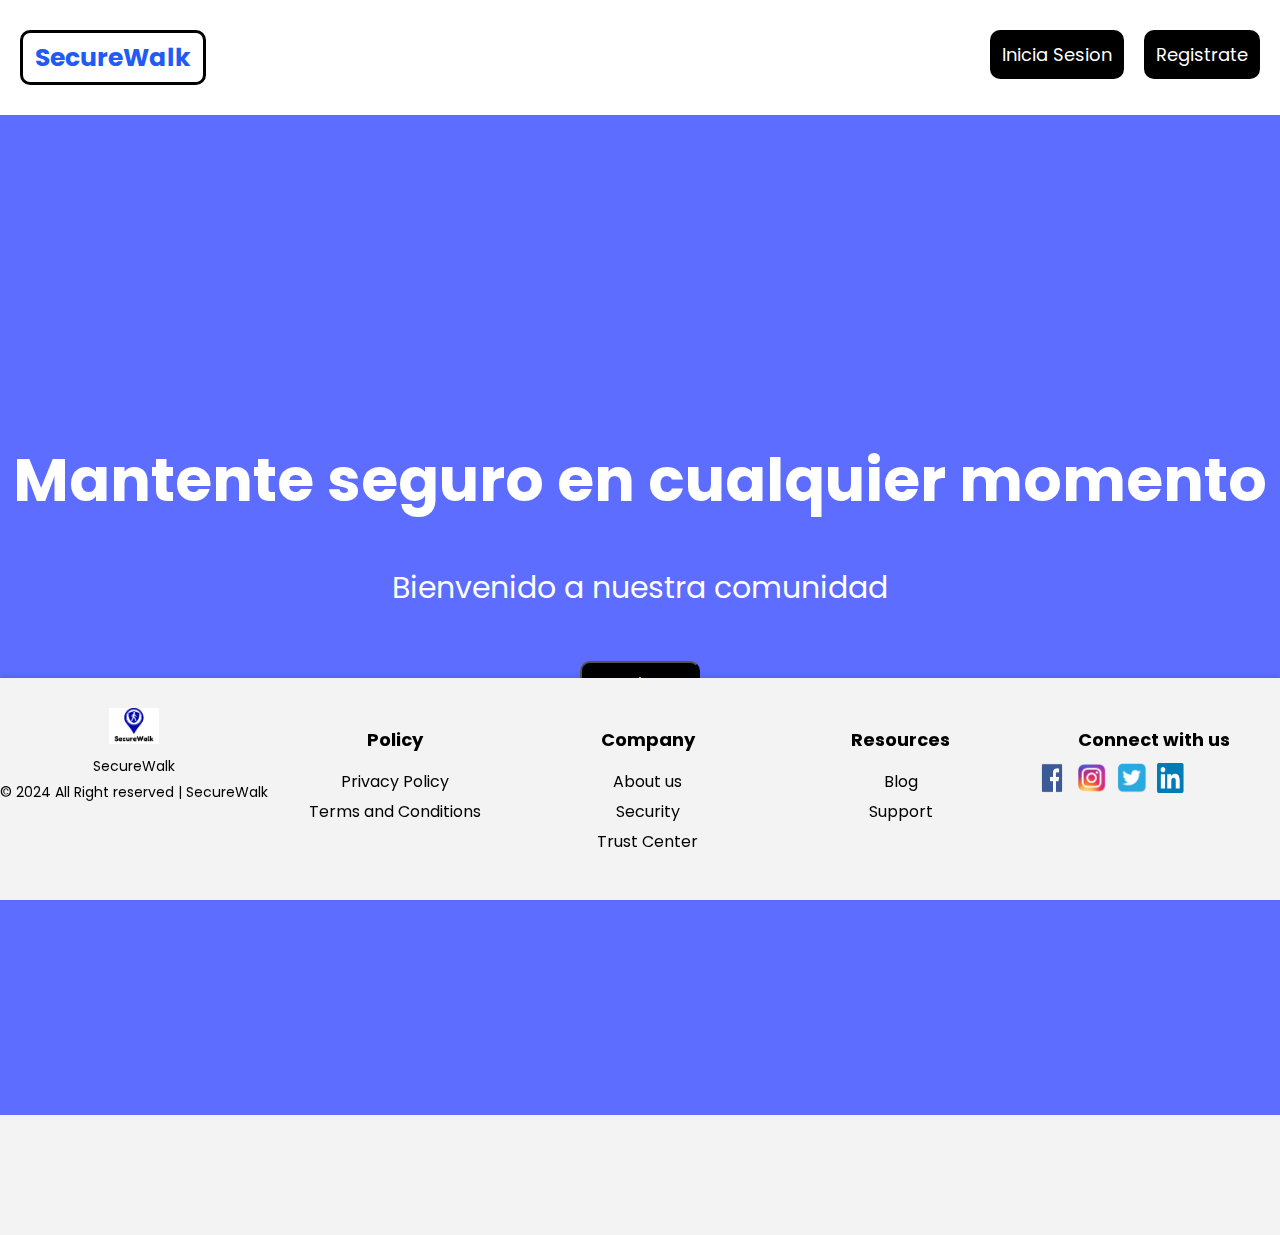
<file: index.html>
<!DOCTYPE html>
<html lang="es">
<head>
    <meta charset="UTF-8">
    <meta name="viewport" content="width=device-width, initial-scale=1.0">
    <title>SecureWalk</title>
    <link rel="icon" href="images/logo-secureWalk.png" type="images/png"> <!-- Favicon -->
    <link rel="stylesheet" href="styles/styles2.css">
    <link href='https://fonts.googleapis.com/css?family=Poppins' rel='stylesheet'>
</head>
<body>
    <header>
        <a href="#default" class="logo">SecureWalk</a>
        <div class="header-right">
            <a class="active" href="LogIn.html">Inicia Sesion</a>
            <a href="SignUp.html">Registrate</a>
        </div>
    </header>
    
    <main>
        <div class="row1">
            <h1>Mantente seguro en cualquier momento</h1>
            <p>Bienvenido a nuestra comunidad</p>
            <a id="myBtn"><button>Sobre Nosotros</button></a>
        </div>
    </main>
    <div id="myModal" class="modal">
        <div class="modal-content">
            <span class="close">&times;</span>
            <h1>Nosotros:</h1>
            <p>El objetivo de nuestra aplicación SecureWalk es resolver la problemática 
                de la inseguridad ciudadana en las calles de Lima, Perú, proporcionando a los 
                usuarios información en tiempo real sobre los lugares con mayor riesgo de incidentes delictivos. 
                Nuestro objetivo principal es mantener a nuestros usuarios seguros en todo momento y lugar, ofreciendo 
                una herramienta intuitiva y fácil de usar para acceder a datos de seguridad. </p>
            <h2>Dirigido para cualquier persona:</h2>
            <p>Este segmento incluye a personas de todas las edades y géneros que se desplazan por Lima. Estos usuarios buscan una solución que les proporcione información en tiempo real sobre la seguridad en las rutas de transporte, les permita reportar incidentes de 
                manera rápida y discreta, y les brinde consejos de seguridad para protegerse durante sus viajes. </p>
            <h2>Tenemos el apoyo de la seguridad</h2>
            <p>Este segmento está compuesto por funcionarios gubernamentales de seguridad involucrados en la gestión de la seguridad ciudadana en Lima. Estos usuarios están interesados en herramientas que les ayuden a monitorear y mejorar la seguridad en las calles, recopilar datos sobre 
                incidentes de seguridad y tomar medidas preventivas para proteger a los ciudadanos.</p>
        </div>
    </div>
  
    <footer>
        <div class="footer-logo">
            <a href="index.html"><img src="images/logo.jpeg" alt="SecureWalk Logo"></a>
            <p>SecureWalk</p>
            <p>&copy; 2024 All Right reserved | SecureWalk</p>
        </div>
        <div class="footer-column">
            <h3>Policy</h3>
            <ul>
                <li><a href="#">Privacy Policy</a></li>
                <li><a href="#">Terms and Conditions</a></li>
            </ul>
        </div>
        <div class="footer-column">
            <h3>Company</h3>
            <ul>
                <li><a href="#">About us</a></li>
                <li><a href="#">Security</a></li>
                <li><a href="#">Trust Center</a></li>
            </ul>
        </div>
        <div class="footer-column">
            <h3>Resources</h3>
            <ul>
                <li><a href="https://www.blogger.com/about/?hl=es">Blog</a></li>
                <li><a href="https://www.google.com/intl/es-419/gmail/about/">Support</a></li>
            </ul>
        </div>
        <div class="footer-column">
            <h3>Connect with us</h3>
            <div class="social-icons">
                <a href="https://www.facebook.com"><img src="images/facebook.png" alt="Facebook"></a>
                <a href="https://www.instagram.com"><img src="images/instagram.png" alt="Instagram"></a>
                <a href="https://www.twitter.com"><img src="images/twitter.png" alt="Twitter"></a>
                <a href="https://www.linkedin.com"><img src="images/linkedin.png" alt="LinkedIn"></a>
            </div>
        </div>
    </footer>
    <script src="scripts/inicio.js"></script>
</body>
</html>
</file>
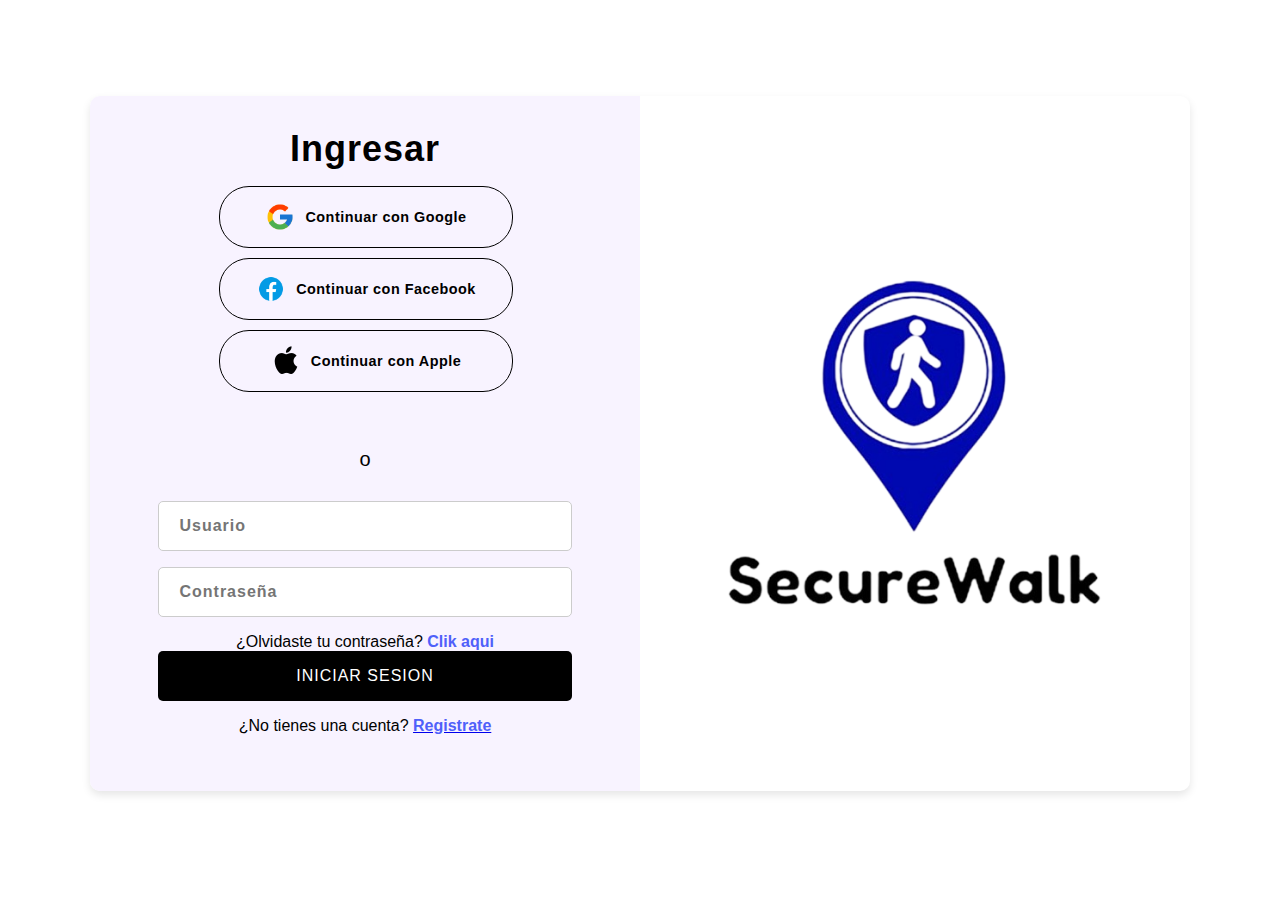
<file: LogIn.html>
<!DOCTYPE html>
<html lang="es">
<head>
    <meta charset="UTF-8">
    <meta http-equiv="X-UA-Compatible" content="IE-edge">
    <title>Inicia Sesion</title>
    <link rel="icon" href="images/logo-secureWalk.png" type="images/png"> <!-- Favicon -->
    <link rel="stylesheet" href="styles/style3.css">
    <meta name="viewport" content="width=device-width, initial-scale=1.0">
    
</head>
<body>
    
    <div class="login-container">
        <div class="login-info-container">
            <hi class = "title">Ingresar</hi>
            <link rel="icon" href="images/logo-secureWalk.png" type="images/png"> <!-- Favicon -->
            <div class="social-login">
                <div class="social-login-element">
                    <img src="images/icons8-logo-de-google-48.png" alt="google-image">
                    <span>Continuar con Google</span>
                </div>
                <div class="social-login-element">
                    <img src="images/icons8-facebook-48.png" alt="facebook-image">
                    <span>Continuar con Facebook</span>
                </div>
                <div class="social-login-element">
                    <img src="images/icons8-mac-os-30.png" alt="apple-image">
                    <span>Continuar con Apple</span>
                </div>
            </div>
            <p>o</p>
            <form class= "inputs-container">
                <input class= "input" type="text" placeholder= "Usuario">
                <input class= "input" type="password" placeholder= "Contraseña">
                <p>¿Olvidaste tu contraseña? <span class="span">Clik aqui</span></p>
                <a href="Main.html" class="btn">Iniciar Sesion</a>
                <p>¿No tienes una cuenta? <a href="SignUp.html"><span class="span">Registrate</span></a></p>
            </form>
        </div>
        <img class= "image-container" src="images/logo-secureWalk.png" alt="">
    </div>
</body>
</html>
</file>
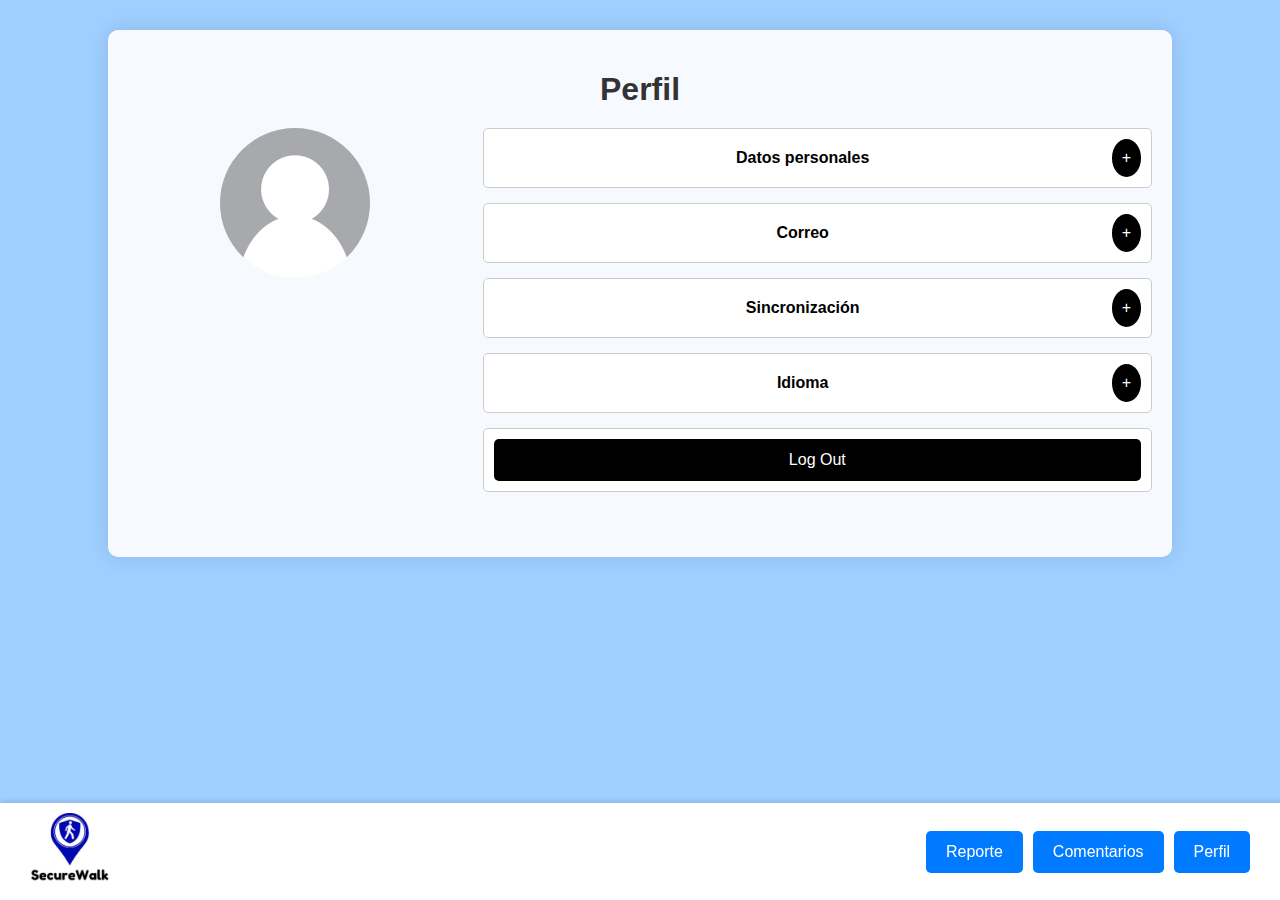
<file: Profile.html>
<!DOCTYPE html>
<html lang="es">
<head>
    <meta charset="UTF-8">
    <meta name="viewport" content="width=device-width, initial-scale=1.0">
    <title>Perfil de Usuario</title>
    <link rel="icon" href="images/logo-secureWalk.png" type="images/png"> <!-- Favicon -->
    <link rel="stylesheet" href="styles/estilo.css">
</head>
<body>
    <div class="container">
        <h1 class="title">Perfil</h1>
        <div class="profile-details">
            <div class="profile">
                <ul class="usuario">
                    <li>
                        <a href="#" class="logo">
                            <img src="images/usuario.png" alt="Foto de Perfil" class="profile-img">
                        </a>
                    </li>
                </ul>
            </div>
            <div class="details">
                <ul class="llenado_datos">
                    <li>
                        <label for="fname">Datos personales</label>
                        <span class="toggle">+</span>
                        <input type="text" id="fname" name="fname">
                    </li>
                    <li>
                        <label for="fono">Correo</label>
                        <span class="toggle">+</span>
                        <input type="text" id="fono" name="fono">
                    </li>
                    <li>
                        <label for="correo">Sincronización</label>
                        <span class="toggle">+</span>
                        <input type="text" id="correo" name="correo">
                    </li>
                    <li>
                        <label for="asunto">Idioma</label>
                        <span class="toggle">+</span>
                        <input type="text" id="asunto" name="asunto">
                    </li>
                    <li>
                        <button id="logout" class="black-button">Log Out</button>
                    </li>
                </ul>
            </div>
        </div>
    </div>

    <div class="footer">
        <a href="index.html"><img src="images/logo.jpeg" alt="Logo" class="logo"></a>
        <div class="button-group">
            <a href="Main.html"><button class="blue-button">Reporte</button></a>
            <a href="Comentarios.html"><button class="blue-button">Comentarios</button></a>
            <a href="Profile.html"><button class="blue-button">Perfil</button></a>
        </div>
    </div>

    <script src="scripts/main.js"></script>
</body>
</html>
</file>
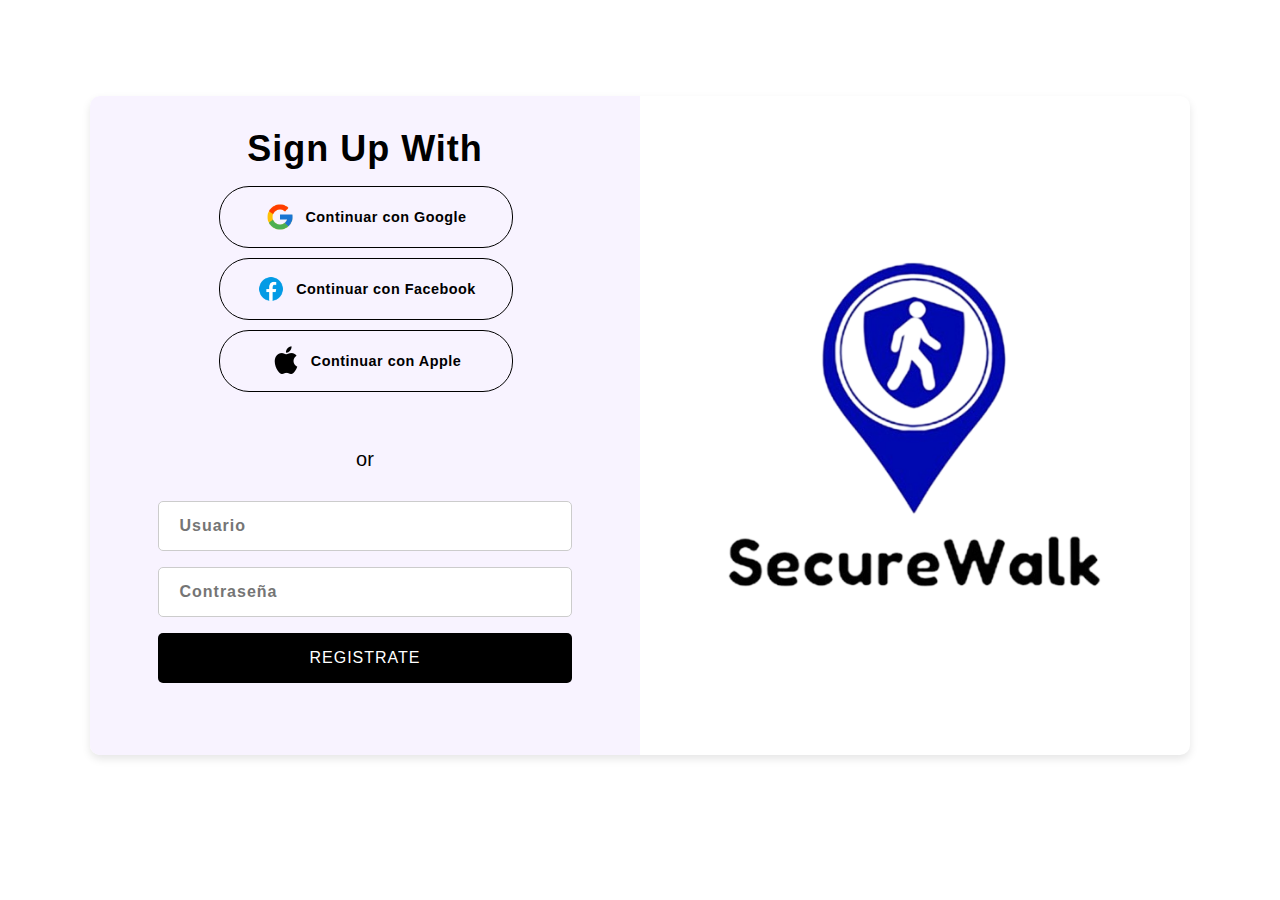
<file: SignUp.html>
<!DOCTYPE html>
<html lang="en">
<head>
    <meta charset="UTF-8">
    <meta http-equiv="X-UA-Compatible" content="IE-edge">

    <link rel="stylesheet" href="styles/style3.css">
    <meta name="viewport" content="width=device-width, initial-scale=1.0">
    <title>Login</title>
</head>
<body>
    
    <div class="login-container">
        <div class="login-info-container">
            <hi class = "title">Sign Up with</hi>
            <div class="social-login">
                <div class="social-login-element">
                    <img src="images/icons8-logo-de-google-48.png" alt="google-image">
                    <span>Continuar con Google</span>
                </div>
                <div class="social-login-element">
                    <img src="images/icons8-facebook-48.png" alt="facebook-image">
                    <span>Continuar con Facebook</span>
                </div>
                <div class="social-login-element">
                    <img src="images/icons8-mac-os-30.png" alt="apple-image">
                    <span>Continuar con Apple</span>
                </div>
            </div>
            <p>or</p>
            <form class= "inputs-container">
                <input class= "input" type="text" placeholder= "Usuario">
                <input class= "input" type="password" placeholder= "Contraseña">
                <a href="Main.html" class="btn">Registrate</a>
            </form>
        </div>
        <img class= "image-container" src="images/logo-secureWalk.png" alt="">
    </div>
</body>
</html>
</file>
<file: styles/styles2.css>
/*header*/
*{box-sizing: border-box;}
body { 
    margin: 0;
    font-family: 'Poppins';
    background-color: #f3f3f3;
    overflow-x: hidden; /* Evita desplazamiento horizontal */
}
  
header {
    overflow: hidden;
    background-color: #ffffff;
    padding: 20px 10px;
}
  
header a {
    float: left;
    color: rgb(255, 255, 255);
    text-align: center;
    padding: 12px;
    margin: 10px;
    text-decoration: none;
    font-size: 18px; 
    line-height: 25px;
    border-radius: 10px;
    border-color: black;
    background-color: black;
}
  
header a.logo {
    font-size: 25px;
    background-color: white;
    color: rgb(33, 90, 245);
    border-width: 3px;
    border-style: solid;
    border-color: black;
    font-weight: bold;
}
  
header a:hover {
    background-color: #ddd;
    color: black;
}
  
.header-right {
    float: right;
}
  
@media screen and (max-width: 500px) {
    header a {
      float: none;
      display: block;
      text-align: left;
    }
    
    .header-right {
      float: none;
    }
}

/*Main*/
main {
    display: flex;
    width: 100%;
    height: 1000px;
    align-items: center;
    margin-bottom: 120px;  /* Ajuste para evitar superposición con el footer */
}

.row1 {
    background-color: rgb(93, 109, 255);
    color: white;
    width: 100%;
    height: 100%;
    font-size: 30px;
    text-align: center;
}

.row1 h1 {
    padding-top: 280px;
}

.row1 button {
    z-index: 3;
    color: white;
    background-color: black;
    margin-top: 20px;
    font-size: 15px;
    border-radius: 10px;
    width: 120px;
    height: 60px;
}

.modal {
    display: none; 
    position: fixed;
    z-index: 1001; 
    left: 0;
    top: 0;
    width: 100%; 
    height: 100%; 
    overflow: auto; 
    background-color: rgba(0,0,0,0.4); 
  }
  
  /* Modal Content */
  .modal-content {
    position: relative;
    background: linear-gradient(to right, #ffffff, #e3e3e3);
    margin: auto;
    padding: 20px;
    border: none;
    width: 80%;
    max-height: 90%; /* Ajusta la altura máxima del contenido del modal */
    overflow-y: auto; /* Habilita el desplazamiento vertical si el contenido es demasiado alto */
    border-radius: 15px;
    box-shadow: 0 4px 8px rgba(0,0,0,0.2), 0 6px 20px rgba(0,0,0,0.19);
    animation: animatetop 0.4s;
  }
  
  @keyframes animatetop {
    from {top: -300px; opacity: 0}
    to {top: 0; opacity: 1}
  }

  .close {
    color: #333;
    float: right;
    font-size: 28px;
    font-weight: bold;
    cursor: pointer;
  }
  
  .close:hover,
  .close:focus {
    color: #000;
    text-decoration: none;
  }

  .modal-content h1, .modal-content h2 {
    font-weight: bold;
    color: #333;
  }

  .modal-content p {
    font-size: 18px;
    line-height: 1.6;
    color: #666;
  }

/*Footer*/
footer {
    position: fixed;
    left: 0;
    bottom: 0;
    width: 100%;
    background-color: #f3f3f3;
    color: rgb(0, 0, 0);
    text-align: center;
    display: flex;
    padding: 20px 0;
    justify-content: space-around;
    box-shadow: 0 -2px 5px rgba(0, 0, 0, 0.1);
    z-index: 1000;
}

.footer-logo {
    text-align: center;
    margin-top: 10px;  /* Ajuste para alineación vertical */
}

.footer-logo img {
    width: 50px;
    height: auto;
}

.footer-logo p {
    margin: 5px 0;
    font-size: 14px;
}

.footer-column {
    flex: 1;
    margin: 10px;  /* Ajuste para alineación vertical */
    min-width: 150px;
}

.footer-column h3 {
    font-size: 18px;
    margin-bottom: 10px;
}

.footer-column ul {
    list-style: none;
    padding: 0;
}

.footer-column ul li {
    margin-bottom: 5px;
}

.footer-column ul li a {
    text-decoration: none;
    color: #000;
}

.footer-column ul li a:hover {
    text-decoration: underline;
}

.social-icons {
    display: flex;
    gap: 10px;
}

.social-icons a img {
    width: 30px;
    height: 30px;
}
</file>
<file: styles/style3.css>
@import url('https://fonts.googleapis.com/css2?family=Poppins:wght@400;600;700&display=swap');

:root {
    --login-bg: #f8f3ff;
    --title-bg: #000000;
    --button-bg: #000000;
    --button-hover-bg: #333333;
    --light-pink: #4f60fa;
    --image-bg: #ffffff;

}

body {
    font-family: 'Roboto', sans-serif;
    background-color: #ffffff;
    background-size: cover; /* Ajustar la imagen para cubrir todo el fondo */
    margin: 0;
    padding: 0;
    text-align: center;
}


.container {
    width: 80%;
    margin: 0 auto;
    background: rgba(255, 255, 255, 0.9); /* Hacer el fondo del contenedor un poco transparente */
    padding: 20px;
    box-shadow: 0 0 20px rgba(0,0,0,0.1);
    border-radius: 10px;
    margin-top: 30px;
    padding-bottom: 50px;
    transition: transform 0.3s ease, box-shadow 0.3s ease;
}

.container:hover {
    transform: translateY(-10px);
    box-shadow: 0 0 30px rgba(0,0,0,0.2);
}
.login-container {
    height: auto;
    width: 90%;
    max-width: 1100px;
    margin: 6em auto;
    display: flex;
    justify-content: space-between;
    align-items: center;
    border-radius: 10px;
    box-shadow: 0 4px 8px rgba(0, 0, 0, 0.1);
    overflow: hidden;
}

.login-info-container {
    width: 50%;
    display: flex;
    flex-direction: column;
    align-items: center;
    text-align: center;
    padding: 2rem;
    background-color: var(--login-bg);
}

.image-container {
    width: 50%;
    padding: 2rem;
    display: flex;
    justify-content: center;
    align-items: center;
    background-color: var(--image-bg);
    box-sizing: border-box;
}

.image-container img {
    max-width: 100%;
    height: auto;
    display: block;
}

.title {
    text-transform: capitalize;
    font-size: 2.25rem;
    font-weight: 600;
    letter-spacing: 1px;
    color: var(--title-bg);
    padding-bottom: 1rem;
}

.social-login {
    width: 60%;
    display: flex;
    flex-direction: column;
    justify-content: space-evenly;
    margin-bottom: 1rem;
}

.social-login-element {
    margin-bottom: 10px;
    width: 100%;
    height: 3.75rem;
    font-size: 0.9rem;
    font-weight: 700;
    letter-spacing: 0.5px;
    display: flex;
    justify-content: center;
    align-items: center;
    border-radius: 30px;
    border: 1px solid var(--button-bg);
    transition: background-color 0.3s ease;
}

.social-login-element img {
    width: 1.875rem;
    height: 1.875rem;
    margin-right: 10px;
}

.social-login-element:hover {
    background-color: #fff;
    cursor: pointer;
}

.login-info-container > p {
    font-size: 1.25em;
    margin: 1.5em 0;
}

.inputs-container {
    width: 85%;
    display: flex;
    flex-direction: column;
    justify-content: space-around;
    align-items: center;
    margin-bottom: 1.5rem;
}

.input, .btn {
    width: 100%;
    height: 3.125rem;
    font-size: 1em;
    margin-bottom: 1rem;
}

.input {
    padding-left: 20px;
    border: 1px solid #ccc;
    border-radius: 5px;
    font-weight: 600;
    letter-spacing: 1px;
    box-sizing: border-box;
    transition: border-color 0.3s ease;
}

.input:hover {
    border-color: var(--button-bg);
}

.btn {
    letter-spacing: 1px;
    text-transform: uppercase;
    color: #fff;
    background-color: var(--button-bg);
    cursor: pointer;
    border: none;
    border-radius: 5px;
    text-decoration: none;
    display: flex;
    justify-content: center;
    align-items: center;
    transition: background-color 0.3s ease;
}

.btn:hover {
    background-color: var(--button-hover-bg);
}

.inputs-container p {
    margin: 0;
}

.span {
    color: var(--light-pink);
    font-weight: 600;
    cursor: pointer;
}

@media screen and (max-width: 1000px) {
    .image-container {
        display: none;
    }

    .login-container {
        width: 70%;
        margin-top: 3rem;
    }

    .login-info-container {
        width: 100%;
    }
}

@media screen and (max-width: 660px) {
    .login-container {
        width: 90%;
    }
}

@media screen and (max-width: 500px) {
    .login-container {
        height: auto;
    }
    .social-login {
        flex-direction: column;
        align-items: center;
    }

    .login-info-container > p {
        margin: 0;
    }
}
</file>
<file: styles/estilo.css>
body {
    font-family: 'Roboto', sans-serif;
    background-color: #9fceff;

    background-size: cover; /* Ajustar la imagen para cubrir todo el fondo */
    margin: 0;
    padding: 0;
    text-align: center;
}


.container {
    width: 80%;
    margin: 0 auto;
    background: rgba(255, 255, 255, 0.9); /* Hacer el fondo del contenedor un poco transparente */
    padding: 20px;
    box-shadow: 0 0 20px rgba(0,0,0,0.1);
    border-radius: 10px;
    margin-top: 30px;
    padding-bottom: 50px;
    transition: transform 0.3s ease, box-shadow 0.3s ease;
}

.container:hover {
    transform: translateY(-10px);
    box-shadow: 0 0 30px rgba(0,0,0,0.2);
}


.title {
    font-size: 2em;
    margin-bottom: 20px;
    color: #333;
    text-align: center;
}

.profile-details {
    display: flex;
    align-items: flex-start;
}

.profile {
    flex: 1;
    display: flex;
    justify-content: center;
    margin-right: 20px;
}

.usuario {
    list-style-type: none;
    margin: 0;
    padding: 0;
}

.usuario img {
    border-radius: 50%;
    width: 150px;
    height: 150px;
}

.details {
    flex: 2;
}

.llenado_datos {
    list-style-type: none;
    margin: 0;
    padding: 0;
}

.llenado_datos li {
    margin-bottom: 15px;
    position: relative;
    display: flex;
    align-items: center;
    justify-content: space-between;
    background-color: #fff;
    border: 1px solid #ccc;
    border-radius: 5px;
    padding: 10px;
    box-sizing: border-box;
    cursor: pointer;
    transition: background-color 0.3s ease, box-shadow 0.3s ease;
}

.llenado_datos li:hover {
    background-color: #f1f1f1;
    box-shadow: 0 0 10px rgba(0,0,0,0.1);
}

.llenado_datos label {
    font-weight: bold;
    flex-grow: 1;
    color: #000;
    cursor: pointer;
}

.llenado_datos .toggle {
    background-color: #000;
    color: #fff;
    padding: 10px;
    border-radius: 50%;
    cursor: pointer;
    transition: background-color 0.3s ease;
    border: none;
}

.llenado_datos .toggle:hover {
    background-color: #333;
}

.llenado_datos input[type="text"] {
    display: none;
    width: 100%;
    padding: 10px;
    margin-top: 5px;
    border: 1px solid #ccc;
    border-radius: 5px;
}

.black-button {
    background-color: #000;
    color: white;
    border: none;
    padding: 12px 20px;
    border-radius: 5px;
    cursor: pointer;
    font-size: 16px;
    transition: background-color 0.3s ease;
    width: 100%;
    box-sizing: border-box;
}

.black-button:hover {
    background-color: #333;
}

.footer {
    position: fixed;
    bottom: 0;
    left: 0;
    width: 100%;
    background: #fff;
    box-shadow: 0 -2px 5px rgba(0,0,0,0.1);
    display: flex;
    justify-content: space-between;
    align-items: center;
    padding: 10px 20px;
    z-index: 1000;
}

.logo {
    width: 100px;
    height: auto;
}

.button-group {
    display: flex;
    gap: 10px;
    padding-right: 50px;
}

.blue-button {
    background-color: #007bff;
    color: white;
    border: none;
    padding: 12px 20px;
    border-radius: 5px;
    cursor: pointer;
    font-size: 16px;
    transition: background-color 0.3s ease;
}

.blue-button:hover {
    background-color: #0056b3;
}
</file>
